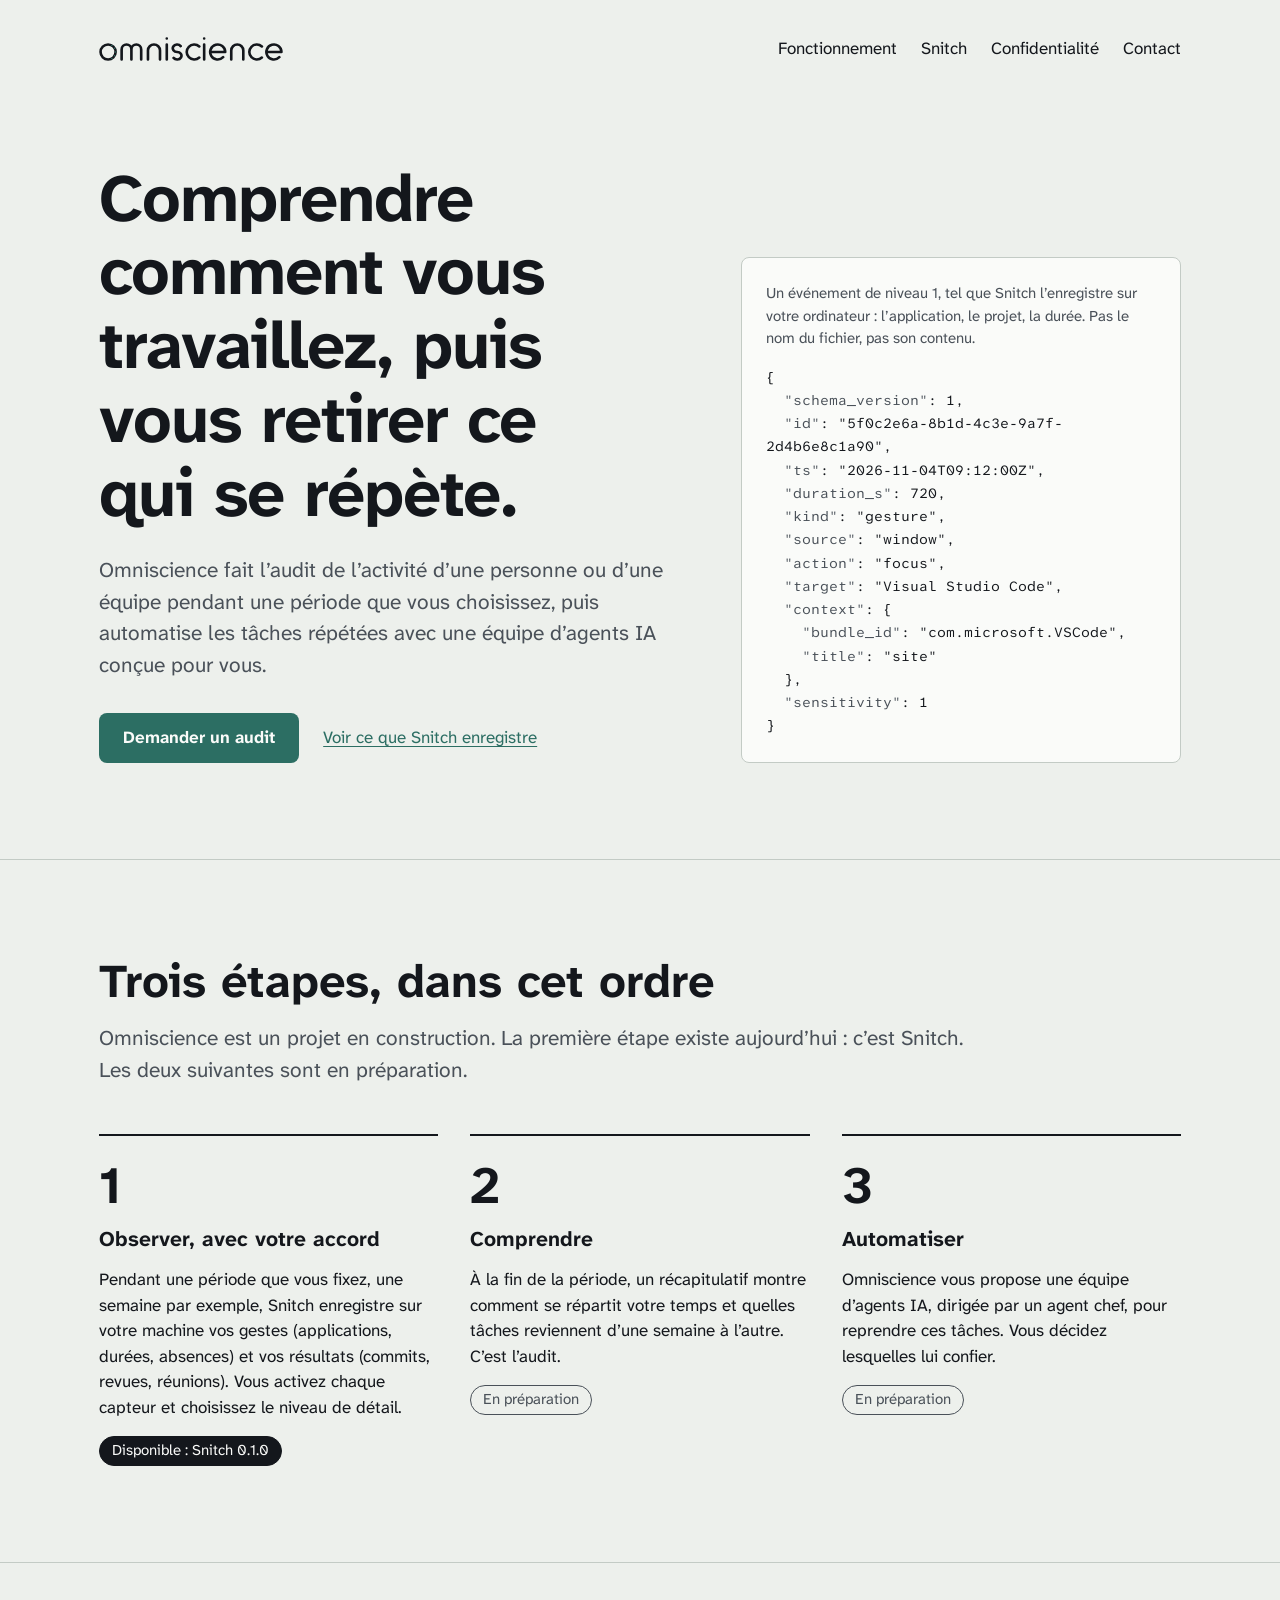
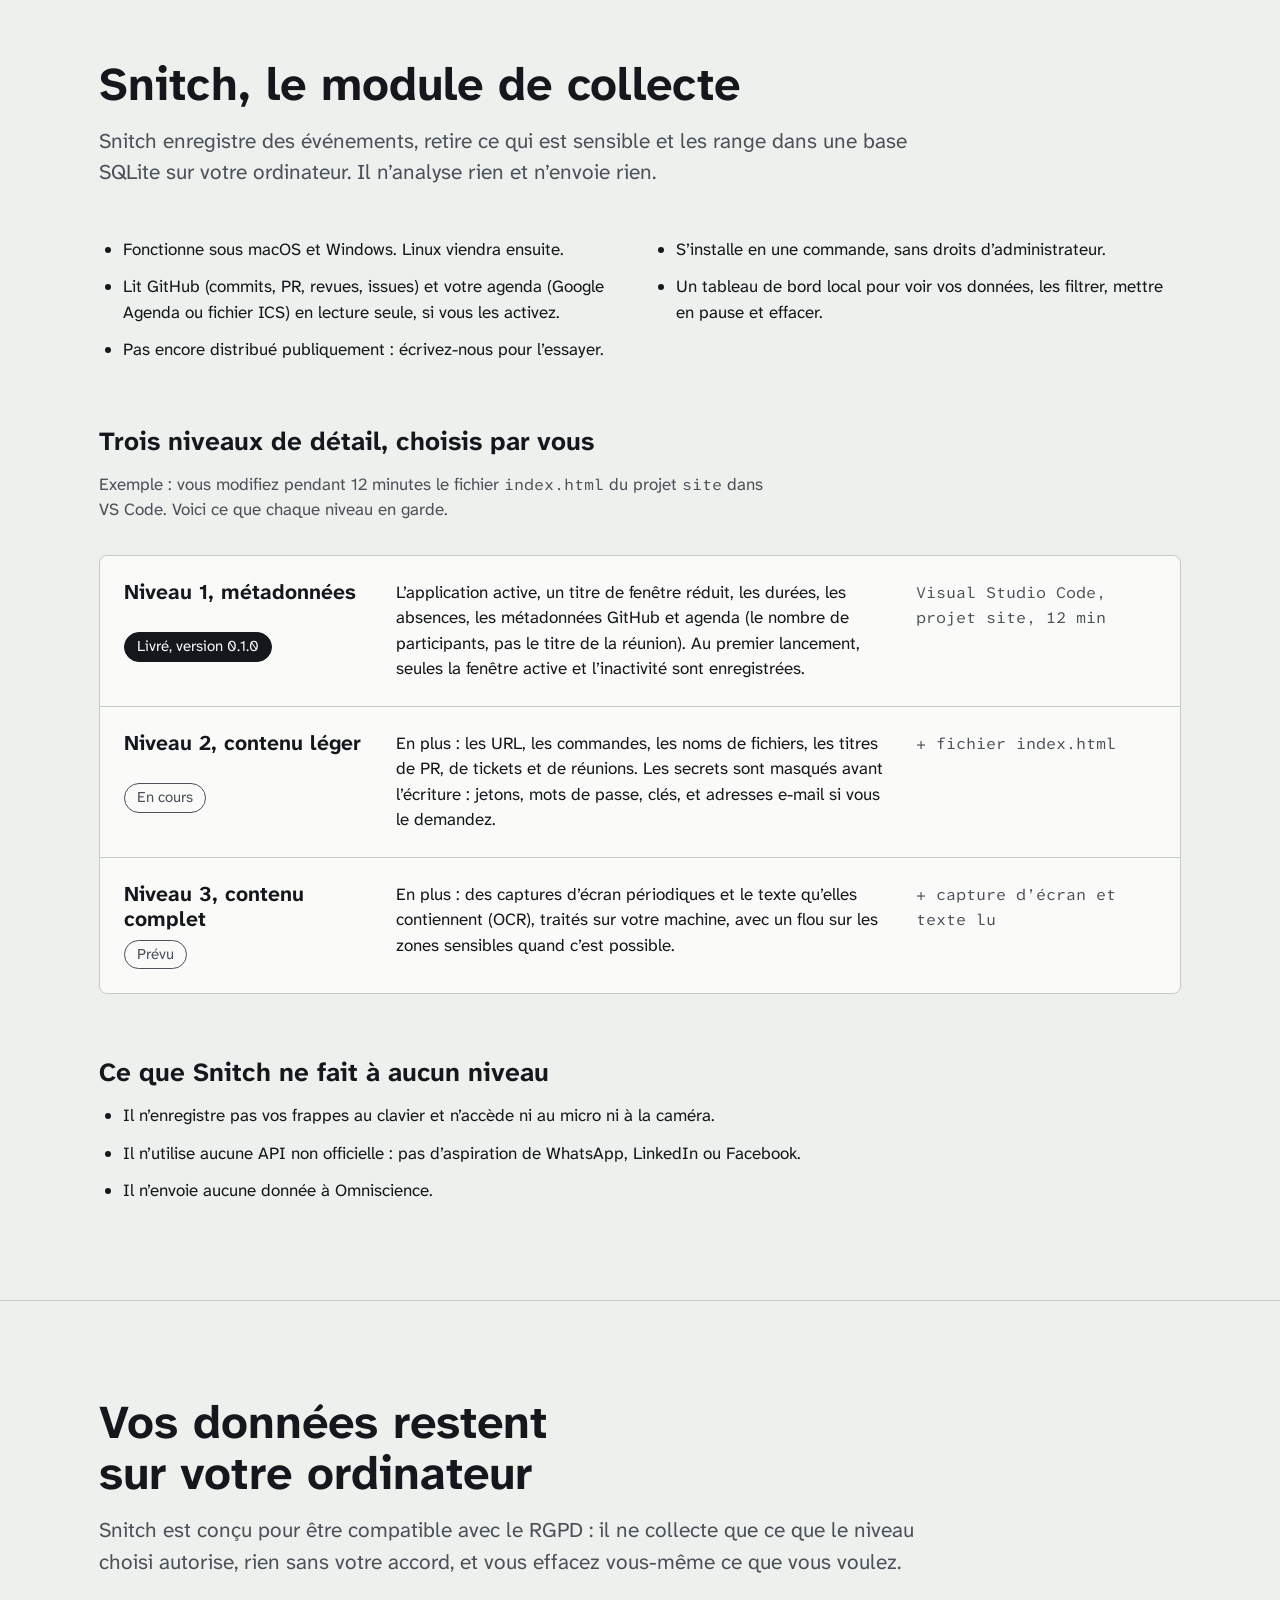
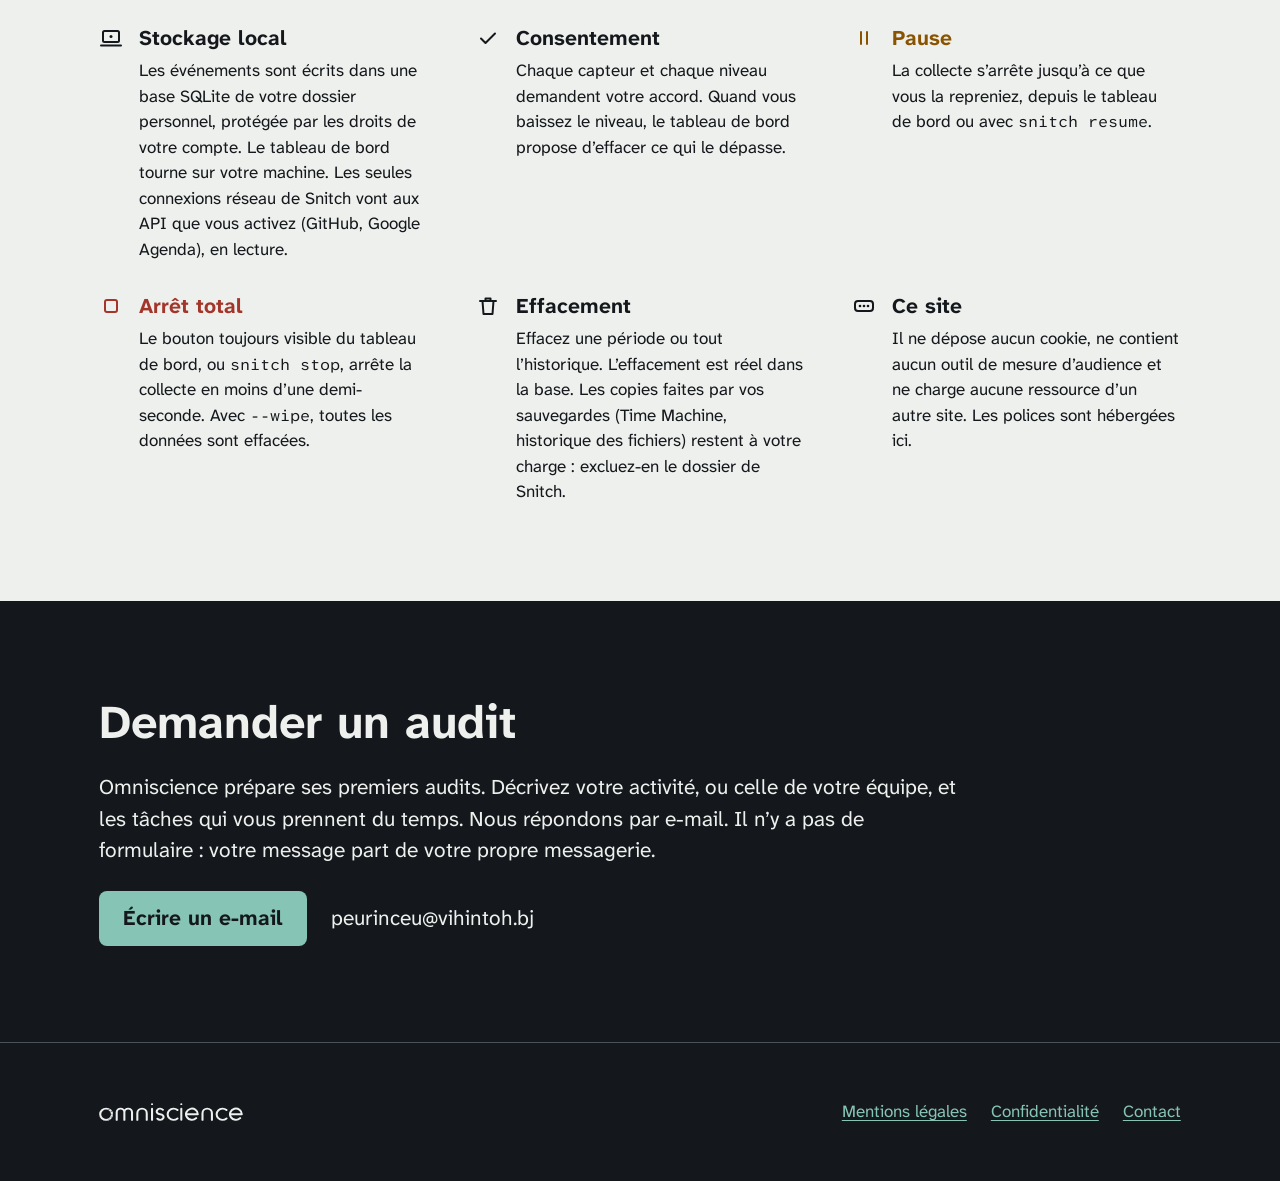
<file: index.html>
<!DOCTYPE html>
<html lang="fr">
<head>
  <meta charset="utf-8">
  <meta name="viewport" content="width=device-width, initial-scale=1">
  <title>Omniscience, l’audit de votre travail puis son automatisation</title>
  <meta name="description" content="Omniscience observe une période de travail choisie, avec votre accord, pour repérer les tâches répétées, puis les confie à une équipe d’agents IA conçue pour vous. Les données restent sur votre ordinateur.">
  <meta name="theme-color" content="#EDF0EC">
  <link rel="icon" href="img/omniscience-favicon-32.svg" type="image/svg+xml">
  <link rel="icon" href="img/omniscience-favicon-32.png" type="image/png" sizes="32x32">
  <link rel="preload" href="fonts/atkinson-hyperlegible-next-latin-400-normal.woff2" as="font" type="font/woff2" crossorigin>
  <link rel="preload" href="fonts/atkinson-hyperlegible-next-latin-700-normal.woff2" as="font" type="font/woff2" crossorigin>
  <link rel="stylesheet" href="tokens.css">
  <link rel="stylesheet" href="styles.css">
</head>
<body>
  <a class="skip" href="#contenu">Aller au contenu</a>

  <header class="site-header">
    <div class="wrap">
      <a class="brand" href="./"><img src="img/omniscience-logo-color.svg" alt="Omniscience, accueil" width="184" height="24"></a>
      <nav class="nav" aria-label="Principale">
        <ul>
          <li><a href="#etapes">Fonctionnement</a></li>
          <li><a href="#snitch">Snitch</a></li>
          <li><a href="#confidentialite">Confidentialité</a></li>
          <li><a href="#contact">Contact</a></li>
        </ul>
      </nav>
    </div>
  </header>

  <main id="contenu">
    <section class="hero wrap" aria-labelledby="titre">
      <div class="hero-text">
        <h1 id="titre">Comprendre comment vous travaillez, puis vous retirer ce qui se répète.</h1>
        <p class="lead">Omniscience fait l’audit de l’activité d’une personne ou d’une équipe pendant une période que vous choisissez, puis automatise les tâches répétées avec une équipe d’agents IA conçue pour vous.</p>
        <p class="actions">
          <a class="button" href="mailto:peurinceu@vihintoh.bj?subject=Demande%20d%E2%80%99audit">Demander un audit</a>
          <a href="#snitch">Voir ce que Snitch enregistre</a>
        </p>
      </div>
      <figure class="event">
        <figcaption>Un événement de niveau&nbsp;1, tel que Snitch l’enregistre sur votre ordinateur&nbsp;: l’application, le projet, la durée. Pas le nom du fichier, pas son contenu.</figcaption>
<pre><code>{
  <span class="k">"schema_version"</span>: 1,
  <span class="k">"id"</span>: "5f0c2e6a-8b1d-4c3e-9a7f-2d4b6e8c1a90",
  <span class="k">"ts"</span>: "2026-11-04T09:12:00Z",
  <span class="k">"duration_s"</span>: 720,
  <span class="k">"kind"</span>: "gesture",
  <span class="k">"source"</span>: "window",
  <span class="k">"action"</span>: "focus",
  <span class="k">"target"</span>: "Visual Studio Code",
  <span class="k">"context"</span>: {
    <span class="k">"bundle_id"</span>: "com.microsoft.VSCode",
    <span class="k">"title"</span>: "site"
  },
  <span class="k">"sensitivity"</span>: 1
}</code></pre>
      </figure>
    </section>

    <section id="etapes" class="section" aria-labelledby="etapes-titre">
      <div class="wrap">
        <div class="section-head">
          <h2 id="etapes-titre">Trois étapes, dans cet ordre</h2>
          <p>Omniscience est un projet en construction. La première étape existe aujourd’hui&nbsp;: c’est Snitch. Les deux suivantes sont en préparation.</p>
        </div>
        <ol class="steps">
          <li>
            <h3>Observer, avec votre accord</h3>
            <p>Pendant une période que vous fixez, une semaine par exemple, Snitch enregistre sur votre machine vos gestes (applications, durées, absences) et vos résultats (commits, revues, réunions). Vous activez chaque capteur et choisissez le niveau de détail.</p>
            <p><span class="status status-done">Disponible&nbsp;: Snitch 0.1.0</span></p>
          </li>
          <li>
            <h3>Comprendre</h3>
            <p>À la fin de la période, un récapitulatif montre comment se répartit votre temps et quelles tâches reviennent d’une semaine à l’autre. C’est l’audit.</p>
            <p><span class="status">En préparation</span></p>
          </li>
          <li>
            <h3>Automatiser</h3>
            <p>Omniscience vous propose une équipe d’agents IA, dirigée par un agent chef, pour reprendre ces tâches. Vous décidez lesquelles lui confier.</p>
            <p><span class="status">En préparation</span></p>
          </li>
        </ol>
      </div>
    </section>

    <section id="snitch" class="section" aria-labelledby="snitch-titre">
      <div class="wrap">
        <div class="section-head">
          <h2 id="snitch-titre">Snitch, le module de collecte</h2>
          <p>Snitch enregistre des événements, retire ce qui est sensible et les range dans une base SQLite sur votre ordinateur. Il n’analyse rien et n’envoie rien.</p>
        </div>

        <ul class="facts">
          <li>Fonctionne sous macOS et Windows. Linux viendra ensuite.</li>
          <li>S’installe en une commande, sans droits d’administrateur.</li>
          <li>Lit GitHub (commits, PR, revues, issues) et votre agenda (Google Agenda ou fichier ICS) en lecture seule, si vous les activez.</li>
          <li>Un tableau de bord local pour voir vos données, les filtrer, mettre en pause et effacer.</li>
          <li>Pas encore distribué publiquement&nbsp;: écrivez-nous pour l’essayer.</li>
        </ul>

        <h3 class="levels-title">Trois niveaux de détail, choisis par vous</h3>
        <p class="levels-intro">Exemple&nbsp;: vous modifiez pendant 12&nbsp;minutes le fichier <code>index.html</code> du projet <code>site</code> dans VS Code. Voici ce que chaque niveau en garde.</p>
        <div class="levels">
          <article class="level">
            <div class="level-name">
              <h4>Niveau&nbsp;1, métadonnées</h4>
              <p><span class="status status-done">Livré, version 0.1.0</span></p>
            </div>
            <p>L’application active, un titre de fenêtre réduit, les durées, les absences, les métadonnées GitHub et agenda (le nombre de participants, pas le titre de la réunion). Au premier lancement, seules la fenêtre active et l’inactivité sont enregistrées.</p>
            <p class="level-example"><code>Visual Studio Code, projet site, 12 min</code></p>
          </article>
          <article class="level">
            <div class="level-name">
              <h4>Niveau&nbsp;2, contenu léger</h4>
              <p><span class="status">En cours</span></p>
            </div>
            <p>En plus&nbsp;: les URL, les commandes, les noms de fichiers, les titres de PR, de tickets et de réunions. Les secrets sont masqués avant l’écriture&nbsp;: jetons, mots de passe, clés, et adresses e-mail si vous le demandez.</p>
            <p class="level-example"><code>+ fichier index.html</code></p>
          </article>
          <article class="level">
            <div class="level-name">
              <h4>Niveau&nbsp;3, contenu complet</h4>
              <p><span class="status">Prévu</span></p>
            </div>
            <p>En plus&nbsp;: des captures d’écran périodiques et le texte qu’elles contiennent (OCR), traités sur votre machine, avec un flou sur les zones sensibles quand c’est possible.</p>
            <p class="level-example"><code>+ capture d’écran et texte lu</code></p>
          </article>
        </div>

        <h3 class="never-title">Ce que Snitch ne fait à aucun niveau</h3>
        <ul class="never">
          <li>Il n’enregistre pas vos frappes au clavier et n’accède ni au micro ni à la caméra.</li>
          <li>Il n’utilise aucune API non officielle&nbsp;: pas d’aspiration de WhatsApp, LinkedIn ou Facebook.</li>
          <li>Il n’envoie aucune donnée à Omniscience.</li>
        </ul>
      </div>
    </section>

    <section id="confidentialite" class="section" aria-labelledby="confidentialite-titre">
      <div class="wrap">
        <div class="section-head">
          <h2 id="confidentialite-titre">Vos données restent sur votre ordinateur</h2>
          <p>Snitch est conçu pour être compatible avec le RGPD&nbsp;: il ne collecte que ce que le niveau choisi autorise, rien sans votre accord, et vous effacez vous-même ce que vous voulez.</p>
        </div>
        <ul class="controls">
          <li>
            <svg aria-hidden="true" viewBox="0 0 24 24" fill="none" stroke="currentColor" stroke-linecap="round" stroke-linejoin="round" stroke-width="2"><rect width="16" height="11" x="4" y="5" rx="1.5"/><path d="M2 19.5h20"/><circle cx="12" cy="10.5" r="1.5" fill="currentColor" stroke="none"/></svg>
            <h3>Stockage local</h3>
            <p>Les événements sont écrits dans une base SQLite de votre dossier personnel, protégée par les droits de votre compte. Le tableau de bord tourne sur votre machine. Les seules connexions réseau de Snitch vont aux API que vous activez (GitHub, Google Agenda), en lecture.</p>
          </li>
          <li>
            <svg aria-hidden="true" viewBox="0 0 24 24" fill="none" stroke="currentColor" stroke-linecap="round" stroke-linejoin="round" stroke-width="2"><path d="M5 12.5 9.5 17 19 7.5"/></svg>
            <h3>Consentement</h3>
            <p>Chaque capteur et chaque niveau demandent votre accord. Quand vous baissez le niveau, le tableau de bord propose d’effacer ce qui le dépasse.</p>
          </li>
          <li class="control-pause">
            <svg aria-hidden="true" viewBox="0 0 24 24" fill="none" stroke="currentColor" stroke-linecap="round" stroke-linejoin="round" stroke-width="2"><path d="M9 6v12m6-12v12"/></svg>
            <h3>Pause</h3>
            <p>La collecte s’arrête jusqu’à ce que vous la repreniez, depuis le tableau de bord ou avec <code>snitch resume</code>.</p>
          </li>
          <li class="control-stop">
            <svg aria-hidden="true" viewBox="0 0 24 24" fill="none" stroke="currentColor" stroke-linecap="round" stroke-linejoin="round" stroke-width="2"><rect width="12" height="12" x="6" y="6" rx="2"/></svg>
            <h3>Arrêt total</h3>
            <p>Le bouton toujours visible du tableau de bord, ou <code>snitch stop</code>, arrête la collecte en moins d’une demi-seconde. Avec <code>--wipe</code>, toutes les données sont effacées.</p>
          </li>
          <li>
            <svg aria-hidden="true" viewBox="0 0 24 24" fill="none" stroke="currentColor" stroke-linecap="round" stroke-linejoin="round" stroke-width="2"><path d="M4 7h16M9.5 7V4.5h5V7m-8 0 1 13h9l1-13"/></svg>
            <h3>Effacement</h3>
            <p>Effacez une période ou tout l’historique. L’effacement est réel dans la base. Les copies faites par vos sauvegardes (Time Machine, historique des fichiers) restent à votre charge&nbsp;: excluez-en le dossier de Snitch.</p>
          </li>
          <li>
            <svg aria-hidden="true" viewBox="0 0 24 24" fill="none" stroke="currentColor" stroke-linecap="round" stroke-linejoin="round" stroke-width="2"><rect width="18" height="10" x="3" y="7" rx="3"/><circle cx="8" cy="12" r="1.3" fill="currentColor" stroke="none"/><circle cx="12" cy="12" r="1.3" fill="currentColor" stroke="none"/><circle cx="16" cy="12" r="1.3" fill="currentColor" stroke="none"/></svg>
            <h3>Ce site</h3>
            <p>Il ne dépose aucun cookie, ne contient aucun outil de mesure d’audience et ne charge aucune ressource d’un autre site. Les polices sont hébergées ici.</p>
          </li>
        </ul>
      </div>
    </section>

    <section id="contact" class="contact dark" aria-labelledby="contact-titre">
      <div class="wrap">
        <h2 id="contact-titre">Demander un audit</h2>
        <p>Omniscience prépare ses premiers audits. Décrivez votre activité, ou celle de votre équipe, et les tâches qui vous prennent du temps. Nous répondons par e-mail. Il n’y a pas de formulaire&nbsp;: votre message part de votre propre messagerie.</p>
        <p class="actions">
          <a class="button" href="mailto:peurinceu@vihintoh.bj?subject=Demande%20d%E2%80%99audit">Écrire un e-mail</a>
          <span>peurinceu@vihintoh.bj</span>
        </p>
      </div>
    </section>
  </main>

  <footer class="site-footer dark">
    <div class="wrap">
      <img src="img/omniscience-logo-color-dark.svg" alt="Omniscience" width="144" height="19">
      <ul>
        <li><a href="mentions-legales.html">Mentions légales</a></li>
        <li><a href="#confidentialite">Confidentialité</a></li>
        <li><a href="mailto:peurinceu@vihintoh.bj">Contact</a></li>
      </ul>
    </div>
  </footer>
</body>
</html>
</file>
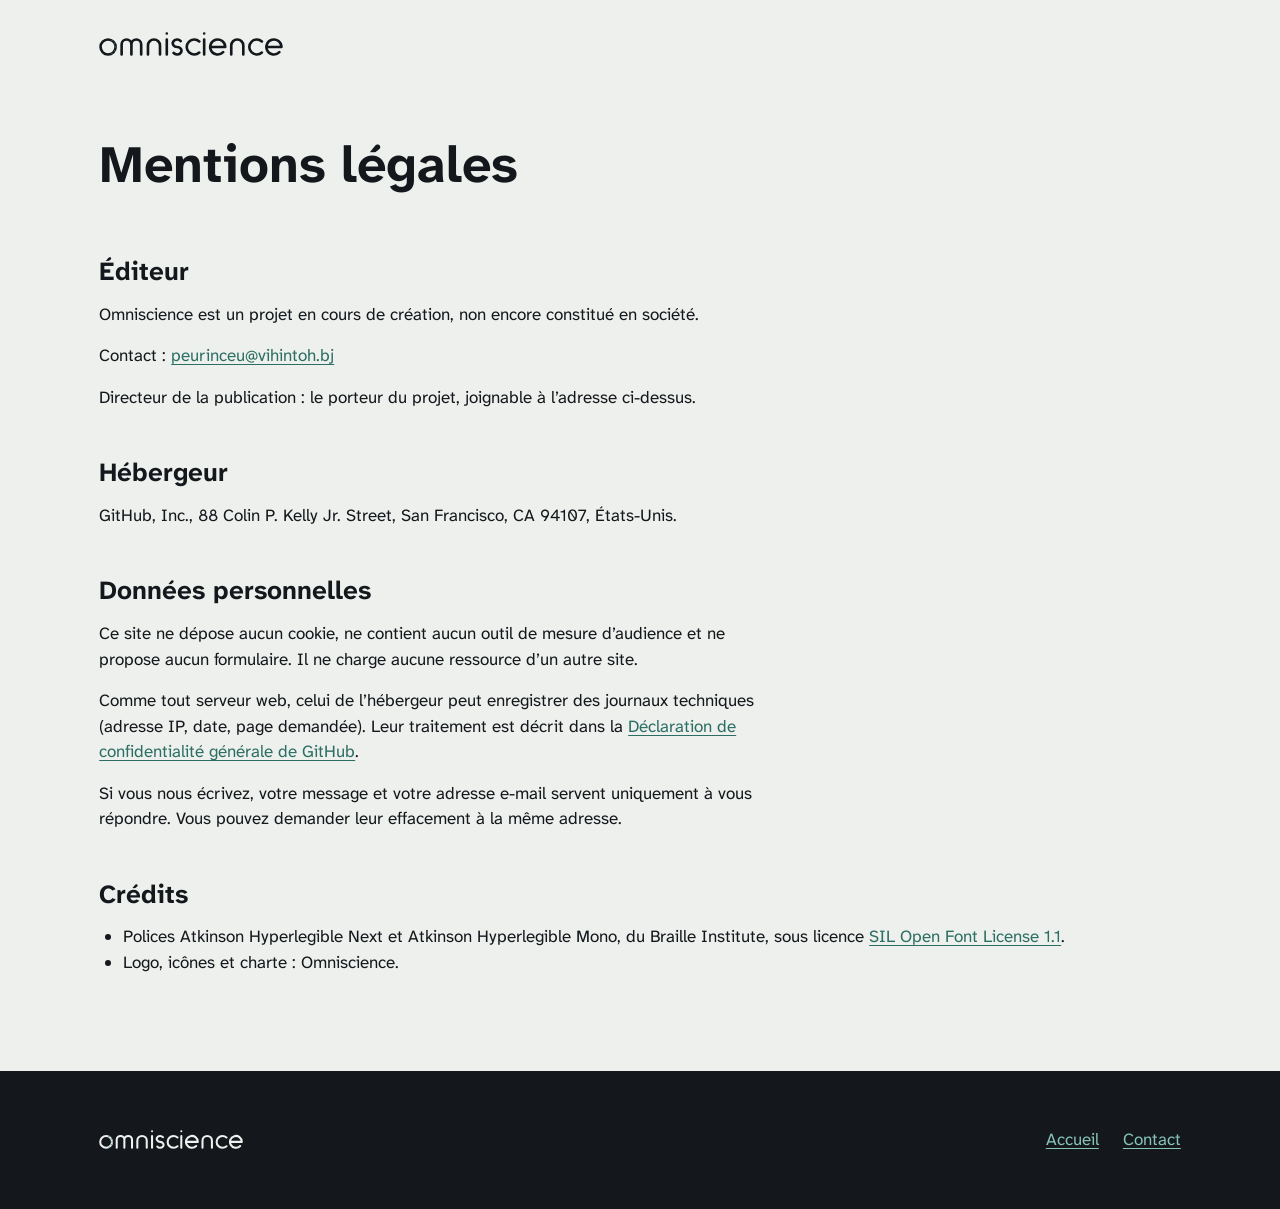
<file: mentions-legales.html>
<!DOCTYPE html>
<html lang="fr">
<head>
  <meta charset="utf-8">
  <meta name="viewport" content="width=device-width, initial-scale=1">
  <title>Mentions légales, Omniscience</title>
  <meta name="description" content="Éditeur, hébergeur, données personnelles et crédits du site Omniscience.">
  <meta name="theme-color" content="#EDF0EC">
  <link rel="icon" href="img/omniscience-favicon-32.svg" type="image/svg+xml">
  <link rel="icon" href="img/omniscience-favicon-32.png" type="image/png" sizes="32x32">
  <link rel="preload" href="fonts/atkinson-hyperlegible-next-latin-400-normal.woff2" as="font" type="font/woff2" crossorigin>
  <link rel="stylesheet" href="tokens.css">
  <link rel="stylesheet" href="styles.css">
</head>
<body>
  <a class="skip" href="#contenu">Aller au contenu</a>

  <header class="site-header">
    <div class="wrap">
      <a class="brand" href="./"><img src="img/omniscience-logo-color.svg" alt="Omniscience, accueil" width="184" height="24"></a>
    </div>
  </header>

  <main id="contenu" class="wrap prose">
    <h1>Mentions légales</h1>

    <h2>Éditeur</h2>
    <p>Omniscience est un projet en cours de création, non encore constitué en société.</p>
    <p>Contact&nbsp;: <a href="mailto:peurinceu@vihintoh.bj">peurinceu@vihintoh.bj</a></p>
    <p>Directeur de la publication&nbsp;: le porteur du projet, joignable à l’adresse ci-dessus.</p>

    <h2>Hébergeur</h2>
    <p>GitHub, Inc., 88 Colin P. Kelly Jr. Street, San Francisco, CA 94107, États-Unis.</p>

    <h2>Données personnelles</h2>
    <p>Ce site ne dépose aucun cookie, ne contient aucun outil de mesure d’audience et ne propose aucun formulaire. Il ne charge aucune ressource d’un autre site.</p>
    <p>Comme tout serveur web, celui de l’hébergeur peut enregistrer des journaux techniques (adresse IP, date, page demandée). Leur traitement est décrit dans la <a href="https://docs.github.com/fr/site-policy/privacy-policies/github-general-privacy-statement" hreflang="fr">Déclaration de confidentialité générale de GitHub</a>.</p>
    <p>Si vous nous écrivez, votre message et votre adresse e-mail servent uniquement à vous répondre. Vous pouvez demander leur effacement à la même adresse.</p>

    <h2>Crédits</h2>
    <ul>
      <li>Polices Atkinson Hyperlegible Next et Atkinson Hyperlegible Mono, du Braille Institute, sous licence <a href="fonts/OFL-atkinson-hyperlegible-next.txt">SIL Open Font License 1.1</a>.</li>
      <li>Logo, icônes et charte&nbsp;: Omniscience.</li>
    </ul>
  </main>

  <footer class="site-footer dark">
    <div class="wrap">
      <img src="img/omniscience-logo-color-dark.svg" alt="Omniscience" width="144" height="19">
      <ul>
        <li><a href="./">Accueil</a></li>
        <li><a href="mailto:peurinceu@vihintoh.bj">Contact</a></li>
      </ul>
    </div>
  </footer>
</body>
</html>
</file>
<file: tokens.css>
/* Généré par brand/tools/contrast.py --css depuis tokens.json. */
:root {
  --color-encre: #14171C;
  --color-calque: #EDF0EC;
  --color-feuille: #FAFBF9;
  --color-graphite: #4A5159;
  --color-trait: #C3CBC5;
  --color-vert-de-gris: #2C6E63;
  --color-vert-de-gris-clair: #86C4B6;
  --color-ambre: #8A5300;
  --color-brique: #A3352A;
  --font-sans: "Atkinson Hyperlegible Next", system-ui, sans-serif;
  --font-mono: "Atkinson Hyperlegible Mono", ui-monospace, monospace;
  --size-xs: 0.8125rem;
  --size-sm: 0.9375rem;
  --size-md: 1.0625rem;
  --size-lg: 1.3125rem;
  --size-xl: 1.625rem;
  --size-2xl: 2.25rem;
  --size-3xl: 3.25rem;
  --size-4xl: 4.5rem;
  --space-1: 0.25rem;
  --space-2: 0.5rem;
  --space-3: 0.75rem;
  --space-4: 1rem;
  --space-6: 1.5rem;
  --space-8: 2rem;
  --space-12: 3rem;
  --space-16: 4rem;
  --space-24: 6rem;
  --radius-sm: 4px;
  --radius-md: 8px;
  --radius-tuile: 22%;
  --radius-pilule: 999px;
}
</file>
<file: styles.css>
/* Site vitrine Omniscience. Couleurs, tailles et espaces : tokens.css (charte brand/). */

@font-face {
  font-family: "Atkinson Hyperlegible Next";
  font-style: normal;
  font-weight: 400;
  font-display: swap;
  src: url("fonts/atkinson-hyperlegible-next-latin-400-normal.woff2") format("woff2");
}

@font-face {
  font-family: "Atkinson Hyperlegible Next";
  font-style: normal;
  font-weight: 700;
  font-display: swap;
  src: url("fonts/atkinson-hyperlegible-next-latin-700-normal.woff2") format("woff2");
}

@font-face {
  font-family: "Atkinson Hyperlegible Mono";
  font-style: normal;
  font-weight: 400;
  font-display: swap;
  src: url("fonts/atkinson-hyperlegible-mono-latin-400-normal.woff2") format("woff2");
}

*,
*::before,
*::after {
  box-sizing: border-box;
}

html {
  -webkit-text-size-adjust: 100%;
  text-size-adjust: 100%;
}

@media (prefers-reduced-motion: no-preference) {
  html {
    scroll-behavior: smooth;
  }
}

body {
  margin: 0;
  background: var(--color-calque);
  color: var(--color-encre);
  font-family: var(--font-sans);
  font-size: var(--size-md);
  line-height: 1.5;
}

h1,
h2,
h3 {
  margin: 0;
  line-height: 1.1;
  font-weight: 700;
  text-wrap: balance;
}

h2 {
  font-size: clamp(var(--size-xl), 2.4vw + 1rem, var(--size-3xl));
  max-width: 22ch;
}

h3 {
  font-size: var(--size-lg);
}

p,
ul,
ol,
dl {
  margin: 0;
}

p {
  max-width: 62ch;
}

code,
pre {
  font-family: var(--font-mono);
  font-size: 0.94em;
}

a {
  color: var(--color-vert-de-gris);
  text-decoration-thickness: 1px;
  text-underline-offset: 0.2em;
}

a:hover {
  text-decoration-thickness: 2px;
}

:focus-visible {
  outline: 3px solid var(--color-vert-de-gris);
  outline-offset: 3px;
  border-radius: var(--radius-sm);
}

img,
svg {
  display: block;
  max-width: 100%;
}

.wrap {
  width: 100%;
  max-width: 74rem;
  margin-inline: auto;
  padding-inline: max(var(--space-4), 4vw);
}

.skip {
  position: absolute;
  left: var(--space-4);
  top: -10rem;
  z-index: 1;
  padding: var(--space-3) var(--space-4);
  background: var(--color-encre);
  color: var(--color-feuille);
  border-radius: var(--radius-sm);
}

.skip:focus {
  top: var(--space-4);
}

/* En-tête */

.site-header .wrap {
  display: flex;
  flex-wrap: wrap;
  align-items: center;
  justify-content: space-between;
  gap: var(--space-4) var(--space-8);
  padding-block: var(--space-6);
}

.brand {
  display: inline-block;
  padding-block: var(--space-2);
}

.brand img {
  width: 11.5rem;
  height: auto;
}

.nav ul {
  display: flex;
  flex-wrap: wrap;
  gap: 0 var(--space-6);
  padding: 0;
  list-style: none;
}

.nav a {
  display: inline-block;
  padding-block: var(--space-3);
  color: var(--color-encre);
  text-decoration: none;
}

.nav a:hover {
  text-decoration: underline;
}

/* Sections */

.section {
  padding-block: clamp(var(--space-12), 8vw, var(--space-24));
  border-top: 1px solid var(--color-trait);
}

.section-head {
  display: grid;
  gap: var(--space-4);
  margin-bottom: var(--space-12);
}

.section-head p {
  color: var(--color-graphite);
  font-size: var(--size-lg);
}

.button {
  display: inline-block;
  padding: var(--space-3) var(--space-6);
  border-radius: var(--radius-md);
  background: var(--color-vert-de-gris);
  color: var(--color-feuille);
  font-weight: 700;
  text-decoration: none;
}

.button:hover {
  text-decoration: underline;
}

/* Statut d'une étape ou d'un niveau : livré, en cours, prévu. */
.status {
  display: inline-block;
  padding: var(--space-1) var(--space-3);
  border: 1px solid var(--color-graphite);
  border-radius: var(--radius-pilule);
  color: var(--color-graphite);
  font-size: var(--size-sm);
  line-height: 1.3;
}

.status-done {
  border-color: var(--color-encre);
  background: var(--color-encre);
  color: var(--color-feuille);
}

/* Pied de page et bande sombre */

.dark {
  background: var(--color-encre);
  color: var(--color-calque);
}

.dark a {
  color: var(--color-vert-de-gris-clair);
}

.dark :focus-visible {
  outline-color: var(--color-vert-de-gris-clair);
}

.site-footer .wrap {
  display: flex;
  flex-wrap: wrap;
  align-items: center;
  justify-content: space-between;
  gap: var(--space-6);
  padding-block: var(--space-12);
}

.site-footer img {
  width: 9rem;
  height: auto;
}

.site-footer ul {
  display: flex;
  flex-wrap: wrap;
  gap: var(--space-2) var(--space-6);
  padding: 0;
  list-style: none;
}

.site-footer a {
  display: inline-block;
  padding-block: var(--space-2);
}

/* Page de texte (mentions légales) */

.prose {
  display: grid;
  gap: var(--space-4);
  padding-block: var(--space-12) var(--space-24);
}

.prose h1 {
  font-size: clamp(var(--size-2xl), 3vw + 1rem, var(--size-3xl));
  margin-bottom: var(--space-4);
}

.prose h2 {
  margin-top: var(--space-8);
  font-size: var(--size-xl);
}

.prose ul {
  padding-left: var(--space-6);
}

/* Accueil : la proposition et un vrai événement */

.hero {
  display: grid;
  gap: var(--space-12);
  align-items: end;
  padding-block: var(--space-12) clamp(var(--space-12), 8vw, var(--space-24));
}

.hero h1 {
  font-size: clamp(var(--size-2xl), 4vw + 1rem, var(--size-4xl));
  letter-spacing: -0.015em;
  max-width: 17ch;
}

.lead {
  margin-top: var(--space-6);
  font-size: var(--size-lg);
  color: var(--color-graphite);
  max-width: 46ch;
}

.actions {
  display: flex;
  flex-wrap: wrap;
  align-items: center;
  gap: var(--space-4) var(--space-6);
  margin-top: var(--space-8);
}

.event {
  margin: 0;
  padding: var(--space-6);
  background: var(--color-feuille);
  border: 1px solid var(--color-trait);
  border-radius: var(--radius-md);
}

.event figcaption {
  color: var(--color-graphite);
  font-size: var(--size-sm);
  margin-bottom: var(--space-4);
}

.event pre {
  margin: 0;
  font-size: var(--size-sm);
  line-height: 1.55;
  white-space: pre-wrap;
  overflow-wrap: anywhere;
}

.event .k {
  color: var(--color-graphite);
}

@media (min-width: 60rem) {
  .hero {
    grid-template-columns: minmax(0, 1.35fr) minmax(0, 1fr);
    padding-top: var(--space-16);
  }
}

/* Trois étapes : une vraie séquence, d'où la numérotation. */

.steps {
  display: grid;
  gap: var(--space-12) var(--space-8);
  padding: 0;
  list-style: none;
  counter-reset: step;
}

.steps li {
  display: grid;
  gap: var(--space-4);
  align-content: start;
  padding-top: var(--space-6);
  border-top: 2px solid var(--color-encre);
  counter-increment: step;
}

.steps li::before {
  content: counter(step);
  font-size: var(--size-3xl);
  font-weight: 700;
  line-height: 1;
}

@media (min-width: 52rem) {
  .steps {
    grid-template-columns: repeat(3, minmax(0, 1fr));
  }
}

/* Snitch */

.facts,
.never {
  display: grid;
  gap: var(--space-3);
  padding-left: var(--space-6);
}

.facts {
  margin-bottom: var(--space-16);
}

@media (min-width: 52rem) {
  .facts {
    grid-template-columns: repeat(2, minmax(0, 1fr));
    column-gap: var(--space-12);
  }
}

.levels-title,
.never-title {
  font-size: var(--size-xl);
}

.levels-intro {
  margin-top: var(--space-4);
  color: var(--color-graphite);
}

.levels {
  margin-block: var(--space-8) var(--space-16);
  background: var(--color-feuille);
  border: 1px solid var(--color-trait);
  border-radius: var(--radius-md);
}

.level {
  display: grid;
  gap: var(--space-4);
  padding: var(--space-6);
}

.level + .level {
  border-top: 1px solid var(--color-trait);
}

.level-name {
  display: grid;
  gap: var(--space-2);
  justify-items: start;
}

.level h4 {
  margin: 0;
  font-size: var(--size-lg);
  line-height: 1.2;
}

.level-example code {
  color: var(--color-graphite);
}

@media (min-width: 60rem) {
  .level {
    grid-template-columns: 15rem minmax(0, 1fr) 15rem;
    gap: var(--space-8);
  }
}

.never {
  margin-top: var(--space-4);
}

/* Confidentialité : chaque contrôle avec son icône de la charte. */

.controls {
  display: grid;
  gap: var(--space-8) var(--space-12);
  padding: 0;
  list-style: none;
}

.controls li {
  display: grid;
  grid-template-columns: 1.5rem minmax(0, 1fr);
  align-content: start;
  align-items: center;
  gap: var(--space-2) var(--space-4);
}

.controls svg {
  width: 1.5rem;
  height: 1.5rem;
}

.controls p {
  grid-column: 2;
}

.control-pause svg,
.control-pause h3 {
  color: var(--color-ambre);
}

.control-stop svg,
.control-stop h3 {
  color: var(--color-brique);
}

@media (min-width: 52rem) {
  .controls {
    grid-template-columns: repeat(2, minmax(0, 1fr));
  }
}

@media (min-width: 72rem) {
  .controls {
    grid-template-columns: repeat(3, minmax(0, 1fr));
  }
}

/* Contact */

.contact {
  border-bottom: 1px solid var(--color-graphite);
}

.contact .wrap {
  display: grid;
  gap: var(--space-6);
  padding-block: clamp(var(--space-12), 8vw, var(--space-24));
}

.contact p {
  font-size: var(--size-lg);
}

.contact .actions {
  margin-top: 0;
}

.dark .button {
  background: var(--color-vert-de-gris-clair);
  color: var(--color-encre);
  overflow-wrap: anywhere;
}
</file>
